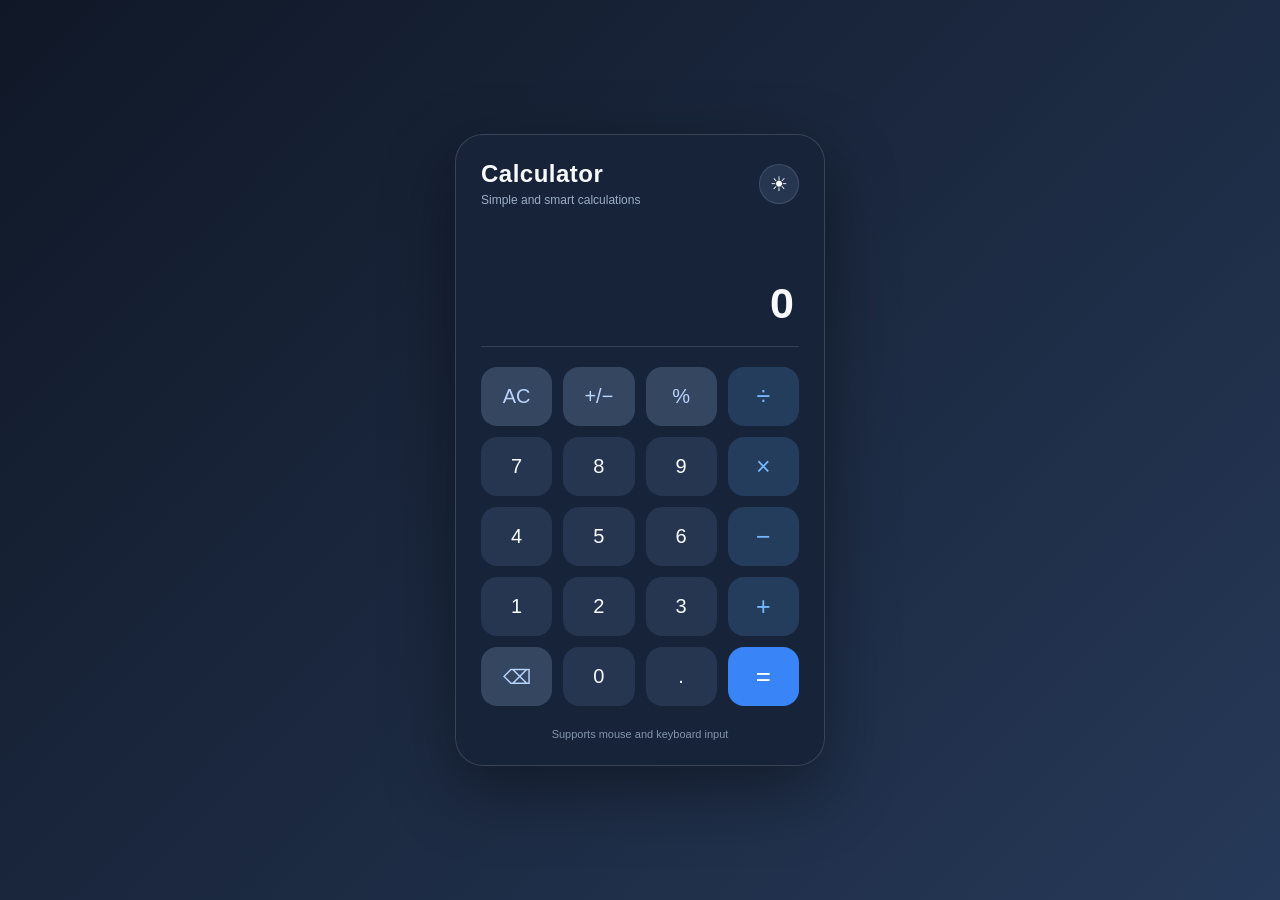
<file: Calculator/index.html>
<!DOCTYPE html>
<html lang="en">
<head>
    <meta charset="UTF-8">
    <meta name="viewport" content="width=device-width, initial-scale=1.0">
    <title>Web Calculator</title>
    <link rel="stylesheet" href="style.css">
</head>
<body>
    <main class="calculator">
        <header class="header">
            <div>
                <h1>Calculator</h1>
                <p>Simple and smart calculations</p>
            </div>
            <button id="themeBtn" class="theme-btn" aria-label="Toggle theme">☀</button>
        </header>

        <section class="display">
            <div id="expression" class="expression"></div>
            <div id="display" class="result">0</div>
        </section>

        <section class="buttons">
            <button class="special" data-action="clear">AC</button>
            <button class="special" data-action="sign">+/−</button>
            <button class="special" data-action="percent">%</button>
            <button class="operator" data-operator="/">÷</button>

            <button data-number="7">7</button>
            <button data-number="8">8</button>
            <button data-number="9">9</button>
            <button class="operator" data-operator="*">×</button>

            <button data-number="4">4</button>
            <button data-number="5">5</button>
            <button data-number="6">6</button>
            <button class="operator" data-operator="-">−</button>

            <button data-number="1">1</button>
            <button data-number="2">2</button>
            <button data-number="3">3</button>
            <button class="operator" data-operator="+">+</button>

            <button class="special" data-action="backspace">⌫</button>
            <button data-number="0">0</button>
            <button data-action="decimal">.</button>
            <button class="equals" data-action="equals">=</button>
        </section>

        <footer>Supports mouse and keyboard input</footer>
    </main>

    <script src="script.js"></script>
</body>
</html>
</file>
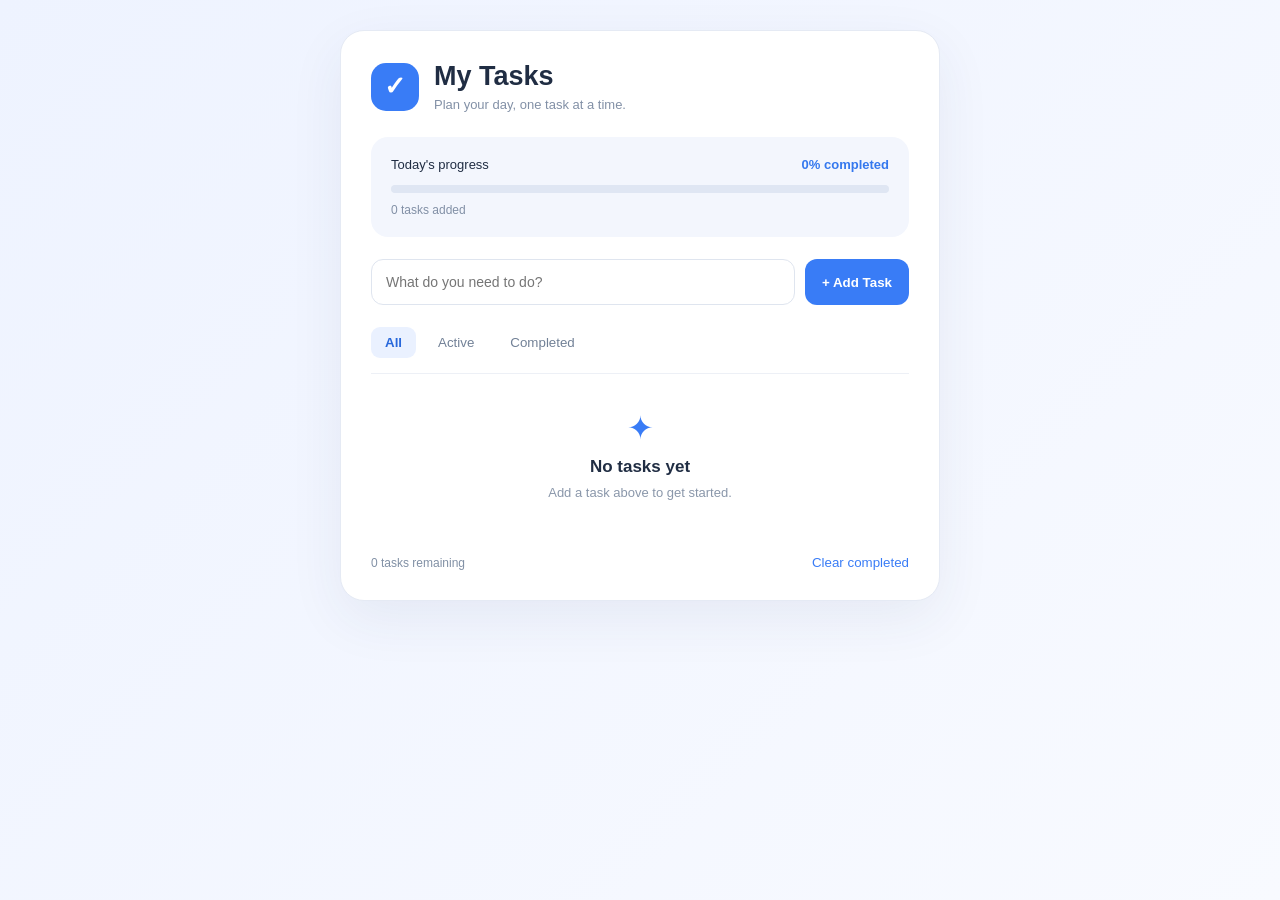
<file: To-do-list/index.html>
<!DOCTYPE html>
<html lang="en">
<head>
    <meta charset="UTF-8">
    <meta name="viewport" content="width=device-width, initial-scale=1.0">
    <title>My To-Do List</title>
    <link rel="stylesheet" href="todo.css">
</head>
<body>
    <main class="app">
        <header class="top">
            <div class="logo">✓</div>
            <div>
                <h1>My Tasks</h1>
                <p>Plan your day, one task at a time.</p>
            </div>
        </header>

        <section class="progress-card">
            <div class="progress-heading">
                <span>Today's progress</span>
                <strong id="progressText">0% completed</strong>
            </div>
            <div class="progress-track">
                <div id="progressBar"></div>
            </div>
            <p id="taskCount">0 tasks added</p>
        </section>

        <form id="taskForm" class="add-form">
            <input
                type="text"
                id="taskInput"
                placeholder="What do you need to do?"
                maxlength="150"
                autocomplete="off"
                aria-label="New task"
                required
            >
            <button type="submit">+ Add Task</button>
        </form>

        <nav class="filters" aria-label="Task filters">
            <button type="button" class="filter active" data-filter="all">All</button>
            <button type="button" class="filter" data-filter="active">Active</button>
            <button type="button" class="filter" data-filter="completed">Completed</button>
        </nav>

        <ul id="taskList" class="task-list"></ul>

        <div id="emptyState" class="empty">
            <div class="empty-icon">✦</div>
            <h2>No tasks yet</h2>
            <p>Add a task above to get started.</p>
        </div>

        <footer class="bottom">
            <span id="remainingText">0 tasks remaining</span>
            <button type="button" id="clearCompleted">Clear completed</button>
        </footer>
    </main>

    <script src="todo.js"></script>
</body>
</html>
</file>
<file: Calculator/style.css>
* {
    box-sizing: border-box;
    margin: 0;
    padding: 0;
}

:root {
    font-family: "Segoe UI", Arial, sans-serif;
}

body {
    min-height: 100vh;
    display: flex;
    align-items: center;
    justify-content: center;
    padding: 20px;
    background: linear-gradient(135deg, #101827, #263958);
    color: #f8fafc;
}

.calculator {
    width: 100%;
    max-width: 370px;
    padding: 25px;
    border: 1px solid #ffffff25;
    border-radius: 28px;
    background: #172338;
    box-shadow: 0 25px 70px #0006;
}

.header {
    display: flex;
    align-items: center;
    justify-content: space-between;
    margin-bottom: 25px;
}

.header h1 {
    font-size: 24px;
    letter-spacing: 0.5px;
}

.header p {
    margin-top: 5px;
    color: #9caec7;
    font-size: 12px;
}

.theme-btn {
    width: 40px;
    height: 40px;
    border: 1px solid #ffffff20;
    border-radius: 50%;
    background: #263650;
    color: white;
    font-size: 20px;
    cursor: pointer;
}

.display {
    min-height: 115px;
    display: flex;
    flex-direction: column;
    justify-content: flex-end;
    align-items: flex-end;
    overflow: hidden;
    padding: 18px 5px;
    margin-bottom: 20px;
    border-bottom: 1px solid #ffffff20;
}

.expression {
    min-height: 25px;
    color: #9caec7;
    font-size: 15px;
    overflow-wrap: anywhere;
}

.result {
    width: 100%;
    text-align: right;
    font-size: clamp(32px, 9vw, 43px);
    font-weight: 600;
    overflow-wrap: anywhere;
}

.buttons {
    display: grid;
    grid-template-columns: repeat(4, 1fr);
    gap: 11px;
}

.buttons button {
    min-width: 0;
    height: 59px;
    border: none;
    border-radius: 16px;
    background: #263650;
    color: #f8fafc;
    font-size: 20px;
    font-weight: 500;
    cursor: pointer;
    transition: transform 0.15s, background 0.15s;
}

.buttons button:hover {
    background: #3b4e6d;
    transform: translateY(-2px);
}

.buttons button:active {
    transform: scale(0.95);
}

.buttons .special {
    background: #344660;
    color: #b9d4ff;
}

.buttons .operator {
    background: #243d5d;
    color: #75b7ff;
    font-size: 25px;
}

.buttons .equals {
    background: #3984f6;
    color: white;
    font-size: 26px;
}

.buttons .equals:hover {
    background: #2468d7;
}

footer {
    margin-top: 22px;
    color: #8395ae;
    text-align: center;
    font-size: 11px;
}

/* Light theme */
body.light {
    background: linear-gradient(135deg, #e8eef8, #cbd8ee);
    color: #18243a;
}

body.light .calculator {
    background: #ffffff;
    border-color: #dbe3f0;
}

body.light .header p,
body.light .expression,
body.light footer {
    color: #718096;
}

body.light .theme-btn,
body.light .buttons button {
    background: #edf2fa;
    color: #25364f;
}

body.light .buttons .operator {
    background: #deebff;
    color: #1767cf;
}

body.light .buttons .equals {
    background: #3984f6;
    color: white;
}

body.light .buttons .special {
    background: #e1eafa;
    color: #285caa;
}

@media (max-width: 400px) {
    .calculator {
        padding: 18px;
    }

    .buttons {
        gap: 8px;
    }

    .buttons button {
        height: 54px;
        border-radius: 13px;
    }
}
</file>
<file: To-do-list/todo.css>
* {
    box-sizing: border-box;
    margin: 0;
    padding: 0;
}

body {
    min-height: 100vh;
    padding: 30px 16px;
    display: flex;
    justify-content: center;
    align-items: flex-start;
    font-family: "Segoe UI", Arial, sans-serif;
    color: #202d43;
    background: linear-gradient(135deg, #eef3ff, #f8faff);
}

.app {
    width: 100%;
    max-width: 600px;
    padding: 30px;
    border: 1px solid #e5eaf4;
    border-radius: 24px;
    background: white;
    box-shadow: 0 18px 55px #243d6712;
}

.top {
    display: flex;
    align-items: center;
    gap: 15px;
    margin-bottom: 25px;
}

.logo {
    width: 48px;
    height: 48px;
    display: grid;
    place-items: center;
    border-radius: 15px;
    background: #397cf6;
    color: white;
    font-size: 26px;
    font-weight: bold;
}

.top h1 {
    font-size: 27px;
}

.top p {
    margin-top: 5px;
    color: #8290a6;
    font-size: 13px;
}

.progress-card {
    padding: 20px;
    margin-bottom: 22px;
    border-radius: 17px;
    background: #f3f6fd;
}

.progress-heading {
    display: flex;
    justify-content: space-between;
    flex-wrap: wrap;
    gap: 8px;
    font-size: 13px;
}

.progress-heading strong {
    color: #3478ee;
}

.progress-track {
    height: 8px;
    margin: 13px 0 10px;
    overflow: hidden;
    border-radius: 20px;
    background: #dfe6f3;
}

#progressBar {
    width: 0;
    height: 100%;
    border-radius: 20px;
    background: #397cf6;
    transition: width 0.25s;
}

.progress-card p {
    color: #8290a6;
    font-size: 12px;
}

.add-form {
    display: flex;
    gap: 10px;
    margin-bottom: 22px;
}

.add-form input {
    width: 100%;
    min-width: 0;
    padding: 14px;
    border: 1px solid #dfe5ef;
    border-radius: 12px;
    outline: none;
    font-size: 14px;
}

.add-form input:focus {
    border-color: #397cf6;
    box-shadow: 0 0 0 3px #397cf61a;
}

.add-form button {
    padding: 0 17px;
    flex-shrink: 0;
    border: none;
    border-radius: 12px;
    background: #397cf6;
    color: white;
    font-weight: 600;
    cursor: pointer;
}

.add-form button:hover {
    background: #2563d8;
}

.filters {
    display: flex;
    gap: 8px;
    padding-bottom: 15px;
    border-bottom: 1px solid #edf0f6;
}

.filter {
    padding: 8px 14px;
    border: none;
    border-radius: 9px;
    background: transparent;
    color: #718096;
    cursor: pointer;
}

.filter:hover {
    background: #f1f5fc;
}

.filter.active {
    background: #eaf1ff;
    color: #2868db;
    font-weight: 600;
}

.task-list {
    list-style: none;
}

.task {
    display: flex;
    align-items: center;
    gap: 12px;
    padding: 16px 3px;
    border-bottom: 1px solid #edf0f6;
}

.task-check {
    width: 20px;
    height: 20px;
    flex-shrink: 0;
    accent-color: #397cf6;
    cursor: pointer;
}

.task-text {
    flex: 1;
    overflow-wrap: anywhere;
    font-size: 14px;
}

.task.completed .task-text {
    color: #9aa5b5;
    text-decoration: line-through;
}

.delete-btn {
    padding: 7px 10px;
    border: none;
    border-radius: 8px;
    background: #fff0f0;
    color: #d64545;
    cursor: pointer;
}

.delete-btn:hover {
    background: #ffdddd;
}

.empty {
    padding: 35px 10px;
    text-align: center;
}

.empty-icon {
    margin-bottom: 10px;
    color: #397cf6;
    font-size: 32px;
}

.empty h2 {
    margin-bottom: 8px;
    font-size: 17px;
}

.empty p {
    color: #8a97aa;
    font-size: 13px;
}

.bottom {
    display: flex;
    justify-content: space-between;
    align-items: center;
    flex-wrap: wrap;
    gap: 12px;
    margin-top: 20px;
    color: #8190a5;
    font-size: 12px;
}

.bottom button {
    border: none;
    background: transparent;
    color: #397cf6;
    cursor: pointer;
}

.bottom button:hover {
    text-decoration: underline;
}

@media (max-width: 480px) {
    .app {
        padding: 20px;
    }

    .add-form {
        flex-direction: column;
    }

    .add-form button {
        min-height: 44px;
    }

    .task {
        gap: 9px;
    }
}
</file>
